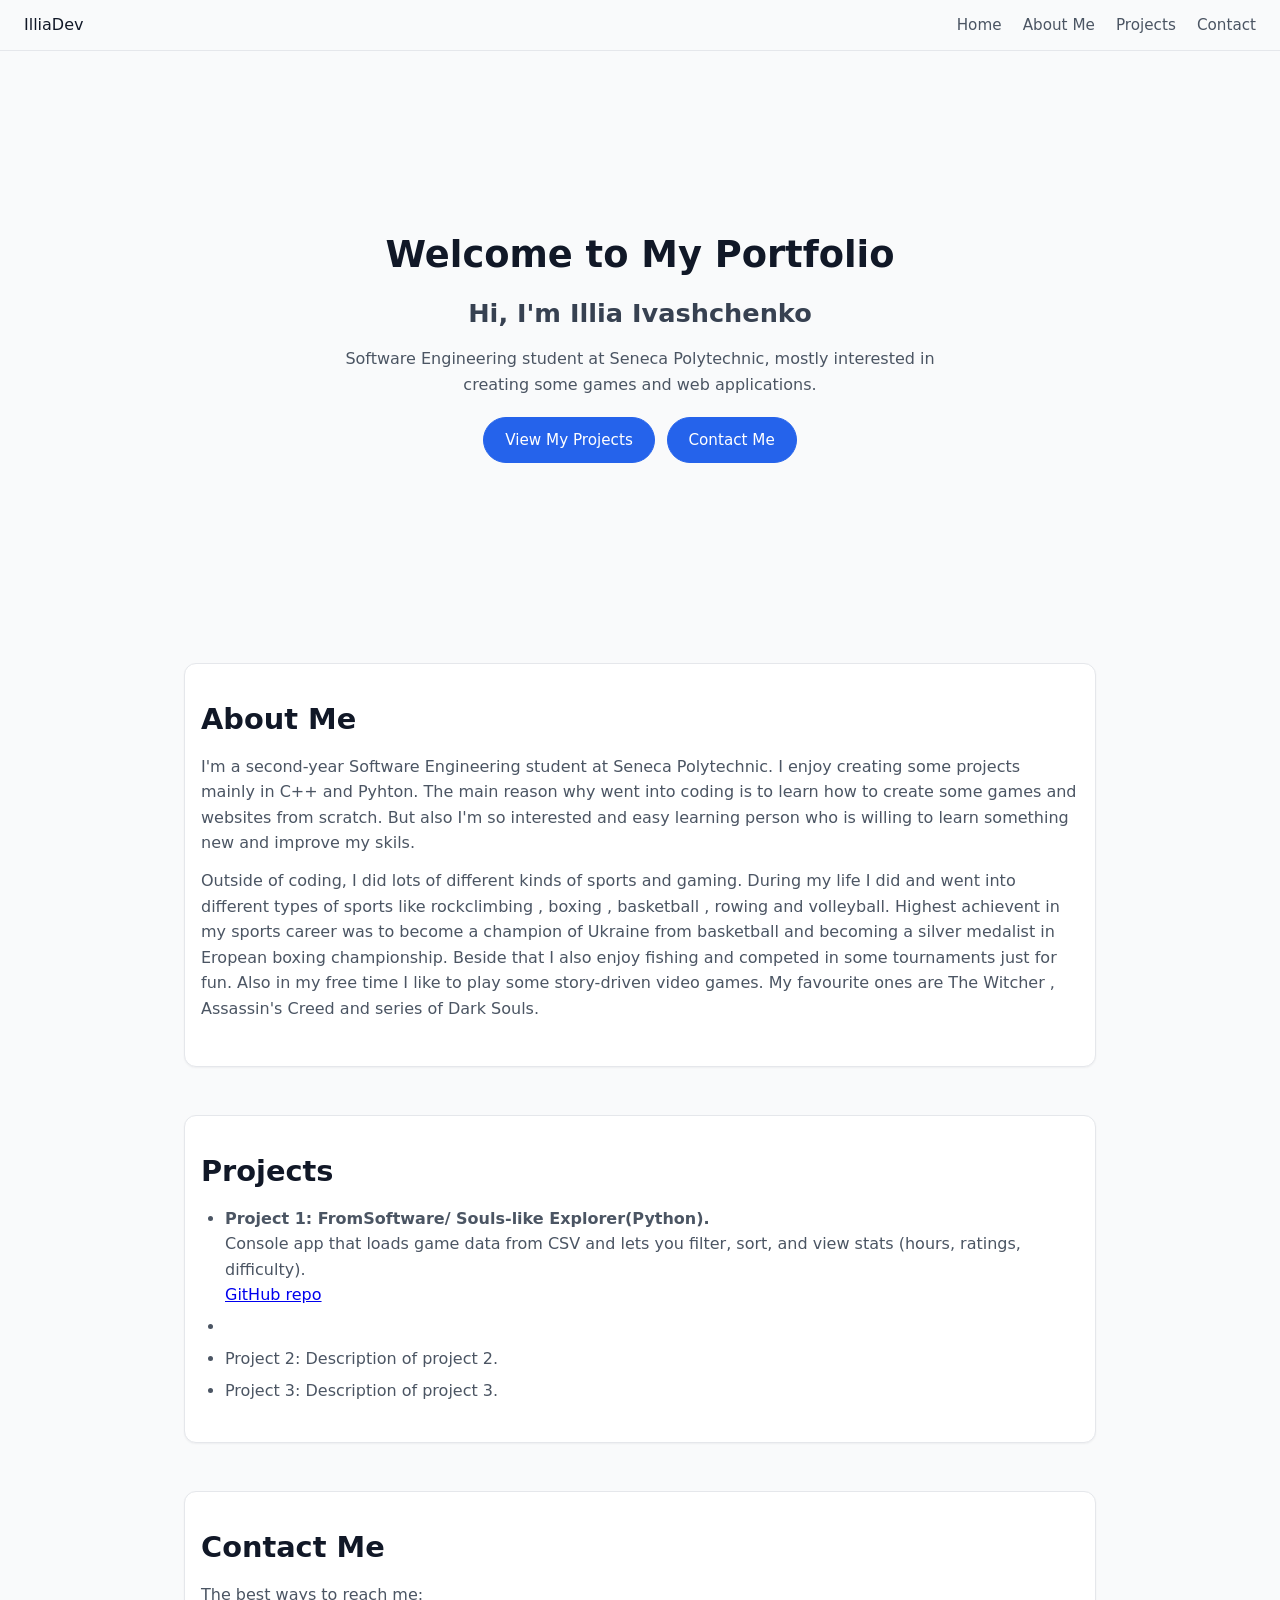
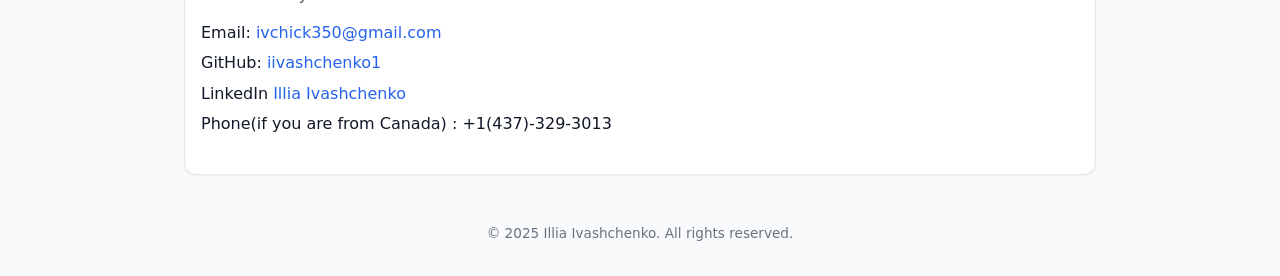
<file: Project 1/index.html>
<!--Personal Portfoilio Website-->
<!DOCTYPE html>
<html lang="en">
<head>
    <meta charset="UTF-8">
    <title>Illia Ivashchenko Personal Portfolio</title>
    <link rel="stylesheet" href="styles.css">
</head>
<body>
    <header class = "top-nav">
        <div classs- "logo">Illia<span>Dev</span></div>
        <nav>
            <a href="#home">Home</a>
            <a href="#about">About Me</a>
            <a href="#projects">Projects</a>
            <a href="#contact">Contact</a>
        </nav>
    </header>
<main>
    <section id="home" class="home-section">
        <h1>Welcome to My Portfolio</h1>
        <h2>Hi, I'm Illia Ivashchenko</h2>
        <p>Software Engineering student at Seneca Polytechnic, 
            mostly interested in creating some games and web applications.
        </p>
        <div class="home-buttons">
            <a href="#projects" class="btn">View My Projects</a>
            <a href="#contact" class="btn">Contact Me</a>
        </div>
    </section>

    <section id="about" class="about-section">
        <h2>About Me</h2>
        <p> I'm a second-year Software Engineering student at Seneca Polytechnic.
            I enjoy creating some projects mainly in C++ and Pyhton.
            The main reason why went into coding is to learn how to create 
            some games and websites from scratch. But also 
            I'm so interested and easy learning person 
            who is willing to learn something new and improve my skils.
        </p>
        <p>
            Outside of coding, I did lots of different kinds of sports and gaming.
            During my life I did and went into different types of sports 
            like rockclimbing , boxing , basketball , rowing and volleyball.
            Highest achievent in my sports career was to become a champion of Ukraine from basketball
            and becoming a silver medalist in Eropean boxing championship.
            Beside that I also enjoy fishing and competed in some tournaments just for fun.
            Also in my free time I like to play some story-driven video games.
            My favourite ones are The Witcher , Assassin's Creed and series of Dark Souls.
        </p>
    </section>

    <section id="projects" class="projects-section">
        <h2>Projects</h2>
        <ul>
            <li>
                <strong>Project 1: FromSoftware/ Souls-like Explorer(Python).</strong><br>
                Console app that loads game data from CSV and lets you filter, sort, and view stats (hours, ratings, difficulty).<br>
                <a href="https://github.com/iivashchenko1/Projects-/tree/main/Project%1/fromsoftware-stats" target="_blank">GitHub repo</a>
            <li>
            <li>Project 2: Description of project 2.</li>
            <li>Project 3: Description of project 3.</li>
        </ul>
    </section>

    <section id="contact" class="contact-section">
        <h2>Contact Me</h2>
        <p> The best ways to reach me:</p>   
        <ul>
            <li>Email: <a href = "mailto:ivchick350@gmail.com">ivchick350@gmail.com</a></li>
            <li>GitHub: <a href="https://github.com/iivashchenko1" target = "blank">iivashchenko1</a></li>
            <li>LinkedIn <a href="https://www.linkedin.com/in/illia-ivashchenko-327792289/"> Illia Ivashchenko</a></li>
            <li>Phone(if you are from Canada) : +1(437)-329-3013</li>
        </ul>
</main>
    <footer>
        <p>&copy; 2025 Illia Ivashchenko. All rights reserved.</p>
    </footer>
</file>
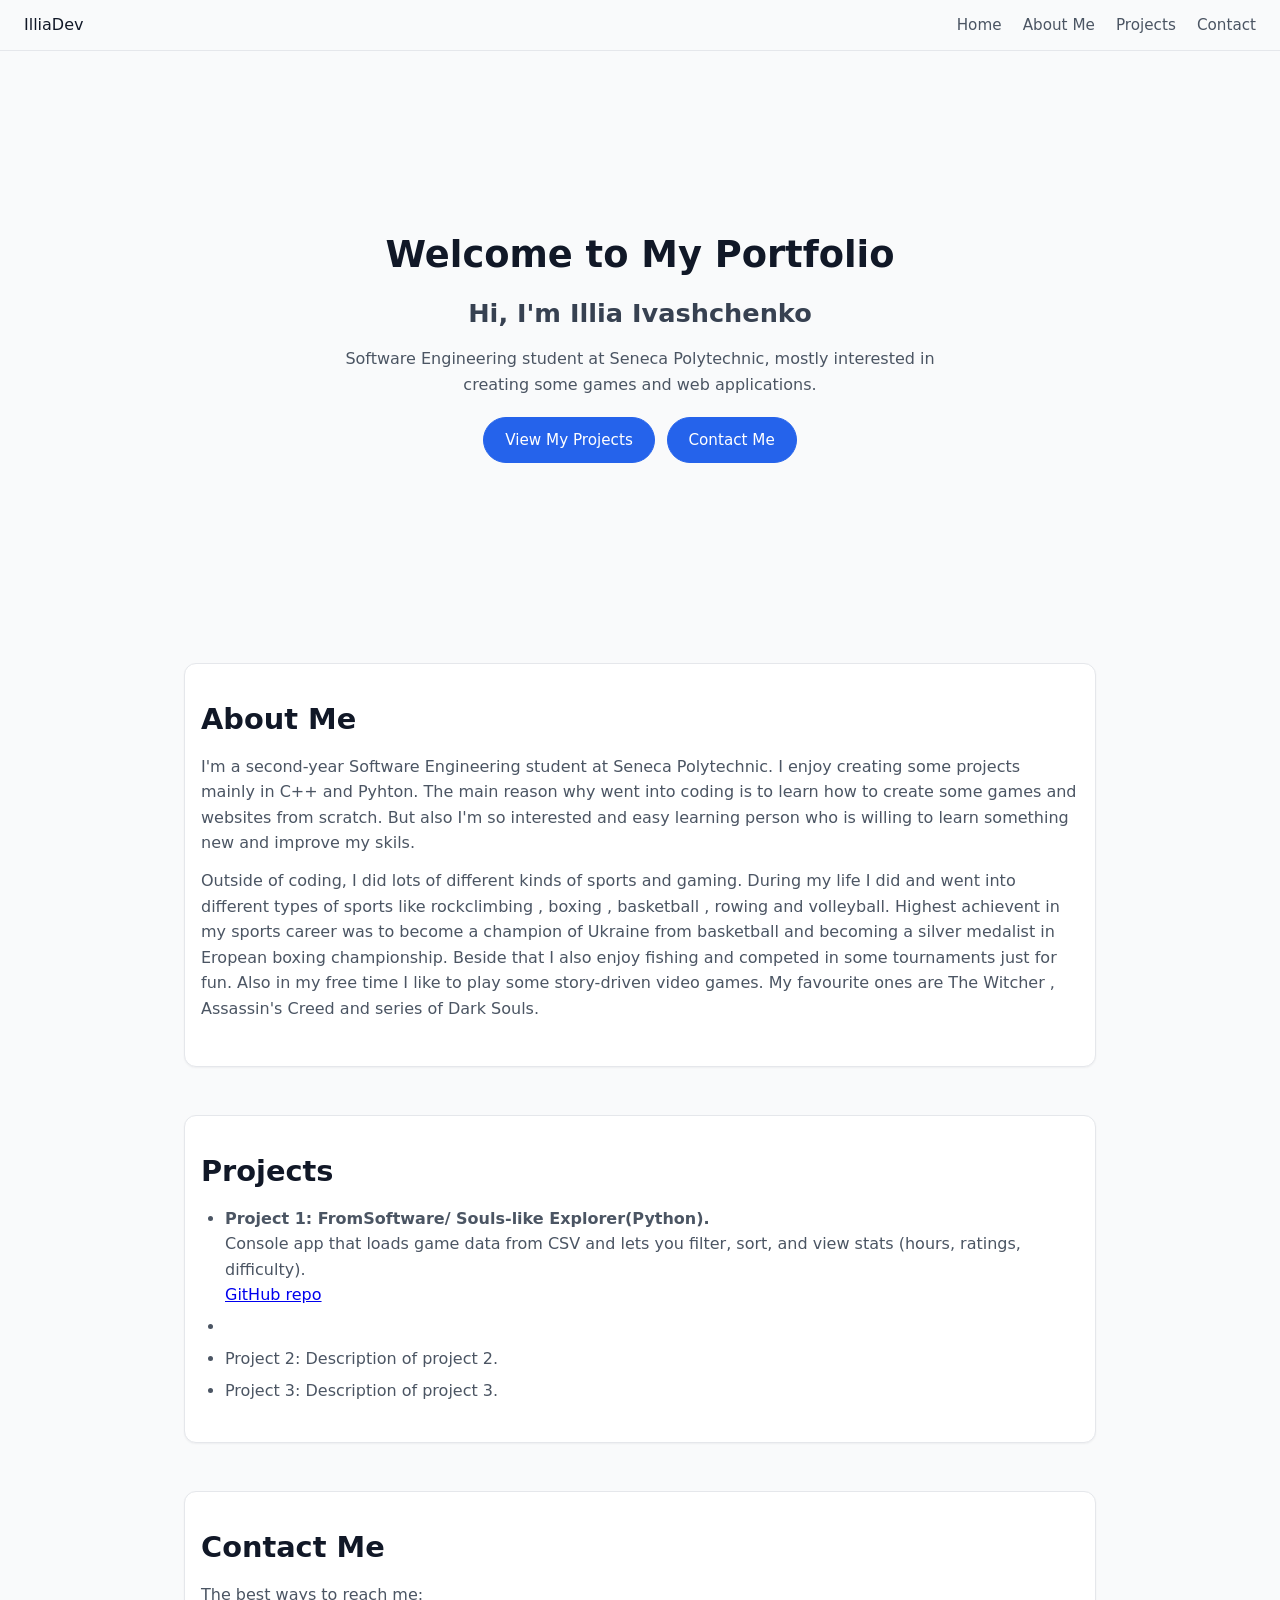
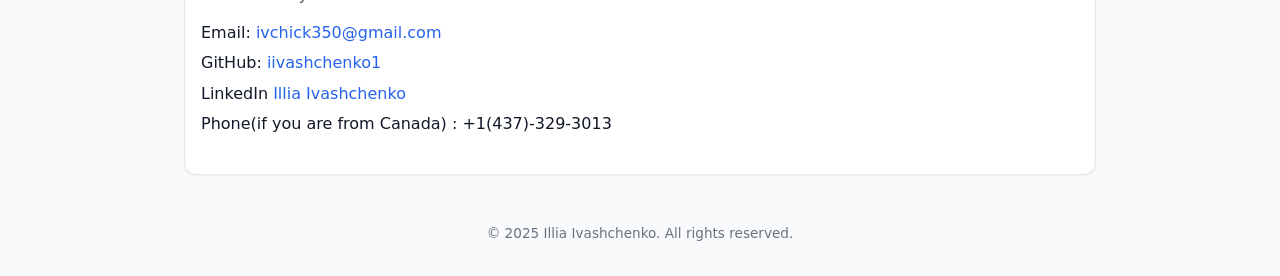
<file: Project_1/index.html>
<!--Personal Portfoilio Website-->
<!DOCTYPE html>
<html lang="en">
<head>
    <meta charset="UTF-8">
    <title>Illia Ivashchenko Personal Portfolio</title>
    <link rel="stylesheet" href="styles.css">
</head>
<body>
    <header class = "top-nav">
        <div classs- "logo">Illia<span>Dev</span></div>
        <nav>
            <a href="#home">Home</a>
            <a href="#about">About Me</a>
            <a href="#projects">Projects</a>
            <a href="#contact">Contact</a>
        </nav>
    </header>
<main>
    <section id="home" class="home-section">
        <h1>Welcome to My Portfolio</h1>
        <h2>Hi, I'm Illia Ivashchenko</h2>
        <p>Software Engineering student at Seneca Polytechnic, 
            mostly interested in creating some games and web applications.
        </p>
        <div class="home-buttons">
            <a href="#projects" class="btn">View My Projects</a>
            <a href="#contact" class="btn">Contact Me</a>
        </div>
    </section>

    <section id="about" class="about-section">
        <h2>About Me</h2>
        <p> I'm a second-year Software Engineering student at Seneca Polytechnic.
            I enjoy creating some projects mainly in C++ and Pyhton.
            The main reason why went into coding is to learn how to create 
            some games and websites from scratch. But also 
            I'm so interested and easy learning person 
            who is willing to learn something new and improve my skils.
        </p>
        <p>
            Outside of coding, I did lots of different kinds of sports and gaming.
            During my life I did and went into different types of sports 
            like rockclimbing , boxing , basketball , rowing and volleyball.
            Highest achievent in my sports career was to become a champion of Ukraine from basketball
            and becoming a silver medalist in Eropean boxing championship.
            Beside that I also enjoy fishing and competed in some tournaments just for fun.
            Also in my free time I like to play some story-driven video games.
            My favourite ones are The Witcher , Assassin's Creed and series of Dark Souls.
        </p>
    </section>

    <section id="projects" class="projects-section">
        <h2>Projects</h2>
        <ul>
            <li>
                <strong>Project 1: FromSoftware/ Souls-like Explorer(Python).</strong><br>
                Console app that loads game data from CSV and lets you filter, sort, and view stats (hours, ratings, difficulty).<br>
                <a href="https://github.com/iivashchenko1/Projects-/tree/main/Project_1/fromsoftware-stats" target="_blank">GitHub repo</a>
            <li>
            <li>Project 2: Description of project 2.</li>
            <li>Project 3: Description of project 3.</li>
        </ul>
    </section>

    <section id="contact" class="contact-section">
        <h2>Contact Me</h2>
        <p> The best ways to reach me:</p>   
        <ul>
            <li>Email: <a href = "mailto:ivchick350@gmail.com">ivchick350@gmail.com</a></li>
            <li>GitHub: <a href="https://github.com/iivashchenko1" target = "blank">iivashchenko1</a></li>
            <li>LinkedIn <a href="https://www.linkedin.com/in/illia-ivashchenko-327792289/"> Illia Ivashchenko</a></li>
            <li>Phone(if you are from Canada) : +1(437)-329-3013</li>
        </ul>
</main>
    <footer>
        <p>&copy; 2025 Illia Ivashchenko. All rights reserved.</p>
    </footer>
</file>
<file: Project 1/styles.css>
/* Reset / base */
* {
  box-sizing: border-box;
  margin: 0;
  padding: 0;
}

body {
  font-family: system-ui, -apple-system, BlinkMacSystemFont, "Segoe UI", sans-serif;
  line-height: 1.6;
  color: #111827;
  background-color: #f9fafb;
}

/* Top navigation */

.top-nav {
  position: sticky;
  top: 0;
  z-index: 10;
  display: flex;
  justify-content: space-between;
  align-items: center;
  padding: 0.75rem 1.5rem;
  background-color: rgba(249, 250, 251, 0.95);
  backdrop-filter: blur(8px);
  border-bottom: 1px solid #e5e7eb;
}

.logo {
  font-weight: 700;
  font-size: 1.2rem;
}

.logo span {
  color: #2563eb;
}

.top-nav nav a {
  margin-left: 1rem;
  text-decoration: none;
  font-size: 0.95rem;
  color: #4b5563;
}

.top-nav nav a:hover {
  color: #111827;
}

/* Layout */

main {
  max-width: 960px;
  margin: 0 auto;
  padding: 1.5rem;
}

/* Home / hero section */

.home-section {
  min-height: 60vh;
  display: flex;
  flex-direction: column;
  justify-content: center;
  align-items: center;
  text-align: center;
  padding: 2.5rem 1rem;
}

.home-section h1 {
  font-size: 2.3rem;
  margin-bottom: 0.5rem;
}

.home-section h2 {
  font-size: 1.6rem;
  margin-bottom: 0.75rem;
  color: #374151;
}

.home-section p {
  max-width: 640px;
  color: #4b5563;
  margin-bottom: 1.25rem;
}

.home-buttons {
  display: flex;
  flex-wrap: wrap;
  gap: 0.75rem;
  justify-content: center;
}

/* Buttons */

.btn {
  display: inline-block;
  padding: 0.6rem 1.3rem;
  border-radius: 999px;
  border: 1px solid #2563eb;
  background-color: #2563eb;
  color: #ffffff;
  font-size: 0.95rem;
  text-decoration: none;
  transition: background-color 0.15s ease, transform 0.1s ease;
}

.btn:hover {
  background-color: #1d4ed8;
  transform: translateY(-1px);
}

/* Sections */

.about-section,
.projects-section,
.contact-section {
  margin-top: 3rem;
  padding: 2rem 1rem;
  background-color: #ffffff;
  border-radius: 0.75rem;
  border: 1px solid #e5e7eb;
  box-shadow: 0 1px 2px rgba(15, 23, 42, 0.05);
}

.about-section h2,
.projects-section h2,
.contact-section h2 {
  font-size: 1.8rem;
  margin-bottom: 0.75rem;
}

.about-section p {
  color: #4b5563;
  margin-bottom: 0.75rem;
}

/* Projects list */

.projects-section ul {
  list-style: disc;
  padding-left: 1.5rem;
  margin-top: 0.75rem;
}

.projects-section li {
  margin-bottom: 0.4rem;
  color: #4b5563;
}

/* Contact section */

.contact-section p {
  color: #4b5563;
  margin-bottom: 0.5rem;
}

.contact-section ul {
  list-style: none;
  padding-left: 0;
  margin-top: 0.75rem;
}

.contact-section li {
  margin-bottom: 0.3rem;
}

.contact-section a {
  color: #2563eb;
  text-decoration: none;
}

.contact-section a:hover {
  text-decoration: underline;
}

/* Footer */

footer {
  text-align: center;
  padding: 1.5rem 1rem 2rem;
  font-size: 0.85rem;
  color: #6b7280;
}

/* Responsive tweaks */

@media (max-width: 640px) {
  .top-nav {
    flex-direction: column;
    align-items: flex-start;
    gap: 0.5rem;
  }

  .top-nav nav a {
    margin-left: 0.5rem;
  }

  .home-section h1 {
    font-size: 2rem;
  }

  .home-buttons {
    flex-direction: column;
    width: 100%;
  }

  .home-buttons .btn {
    text-align: center;
    width: 100%;
  }
}
</file>
<file: Project_1/styles.css>
/* Reset / base */
* {
  box-sizing: border-box;
  margin: 0;
  padding: 0;
}

body {
  font-family: system-ui, -apple-system, BlinkMacSystemFont, "Segoe UI", sans-serif;
  line-height: 1.6;
  color: #111827;
  background-color: #f9fafb;
}

/* Top navigation */

.top-nav {
  position: sticky;
  top: 0;
  z-index: 10;
  display: flex;
  justify-content: space-between;
  align-items: center;
  padding: 0.75rem 1.5rem;
  background-color: rgba(249, 250, 251, 0.95);
  backdrop-filter: blur(8px);
  border-bottom: 1px solid #e5e7eb;
}

.logo {
  font-weight: 700;
  font-size: 1.2rem;
}

.logo span {
  color: #2563eb;
}

.top-nav nav a {
  margin-left: 1rem;
  text-decoration: none;
  font-size: 0.95rem;
  color: #4b5563;
}

.top-nav nav a:hover {
  color: #111827;
}

/* Layout */

main {
  max-width: 960px;
  margin: 0 auto;
  padding: 1.5rem;
}

/* Home / hero section */

.home-section {
  min-height: 60vh;
  display: flex;
  flex-direction: column;
  justify-content: center;
  align-items: center;
  text-align: center;
  padding: 2.5rem 1rem;
}

.home-section h1 {
  font-size: 2.3rem;
  margin-bottom: 0.5rem;
}

.home-section h2 {
  font-size: 1.6rem;
  margin-bottom: 0.75rem;
  color: #374151;
}

.home-section p {
  max-width: 640px;
  color: #4b5563;
  margin-bottom: 1.25rem;
}

.home-buttons {
  display: flex;
  flex-wrap: wrap;
  gap: 0.75rem;
  justify-content: center;
}

/* Buttons */

.btn {
  display: inline-block;
  padding: 0.6rem 1.3rem;
  border-radius: 999px;
  border: 1px solid #2563eb;
  background-color: #2563eb;
  color: #ffffff;
  font-size: 0.95rem;
  text-decoration: none;
  transition: background-color 0.15s ease, transform 0.1s ease;
}

.btn:hover {
  background-color: #1d4ed8;
  transform: translateY(-1px);
}

/* Sections */

.about-section,
.projects-section,
.contact-section {
  margin-top: 3rem;
  padding: 2rem 1rem;
  background-color: #ffffff;
  border-radius: 0.75rem;
  border: 1px solid #e5e7eb;
  box-shadow: 0 1px 2px rgba(15, 23, 42, 0.05);
}

.about-section h2,
.projects-section h2,
.contact-section h2 {
  font-size: 1.8rem;
  margin-bottom: 0.75rem;
}

.about-section p {
  color: #4b5563;
  margin-bottom: 0.75rem;
}

/* Projects list */

.projects-section ul {
  list-style: disc;
  padding-left: 1.5rem;
  margin-top: 0.75rem;
}

.projects-section li {
  margin-bottom: 0.4rem;
  color: #4b5563;
}

/* Contact section */

.contact-section p {
  color: #4b5563;
  margin-bottom: 0.5rem;
}

.contact-section ul {
  list-style: none;
  padding-left: 0;
  margin-top: 0.75rem;
}

.contact-section li {
  margin-bottom: 0.3rem;
}

.contact-section a {
  color: #2563eb;
  text-decoration: none;
}

.contact-section a:hover {
  text-decoration: underline;
}

/* Footer */

footer {
  text-align: center;
  padding: 1.5rem 1rem 2rem;
  font-size: 0.85rem;
  color: #6b7280;
}

/* Responsive tweaks */

@media (max-width: 640px) {
  .top-nav {
    flex-direction: column;
    align-items: flex-start;
    gap: 0.5rem;
  }

  .top-nav nav a {
    margin-left: 0.5rem;
  }

  .home-section h1 {
    font-size: 2rem;
  }

  .home-buttons {
    flex-direction: column;
    width: 100%;
  }

  .home-buttons .btn {
    text-align: center;
    width: 100%;
  }
}
</file>
